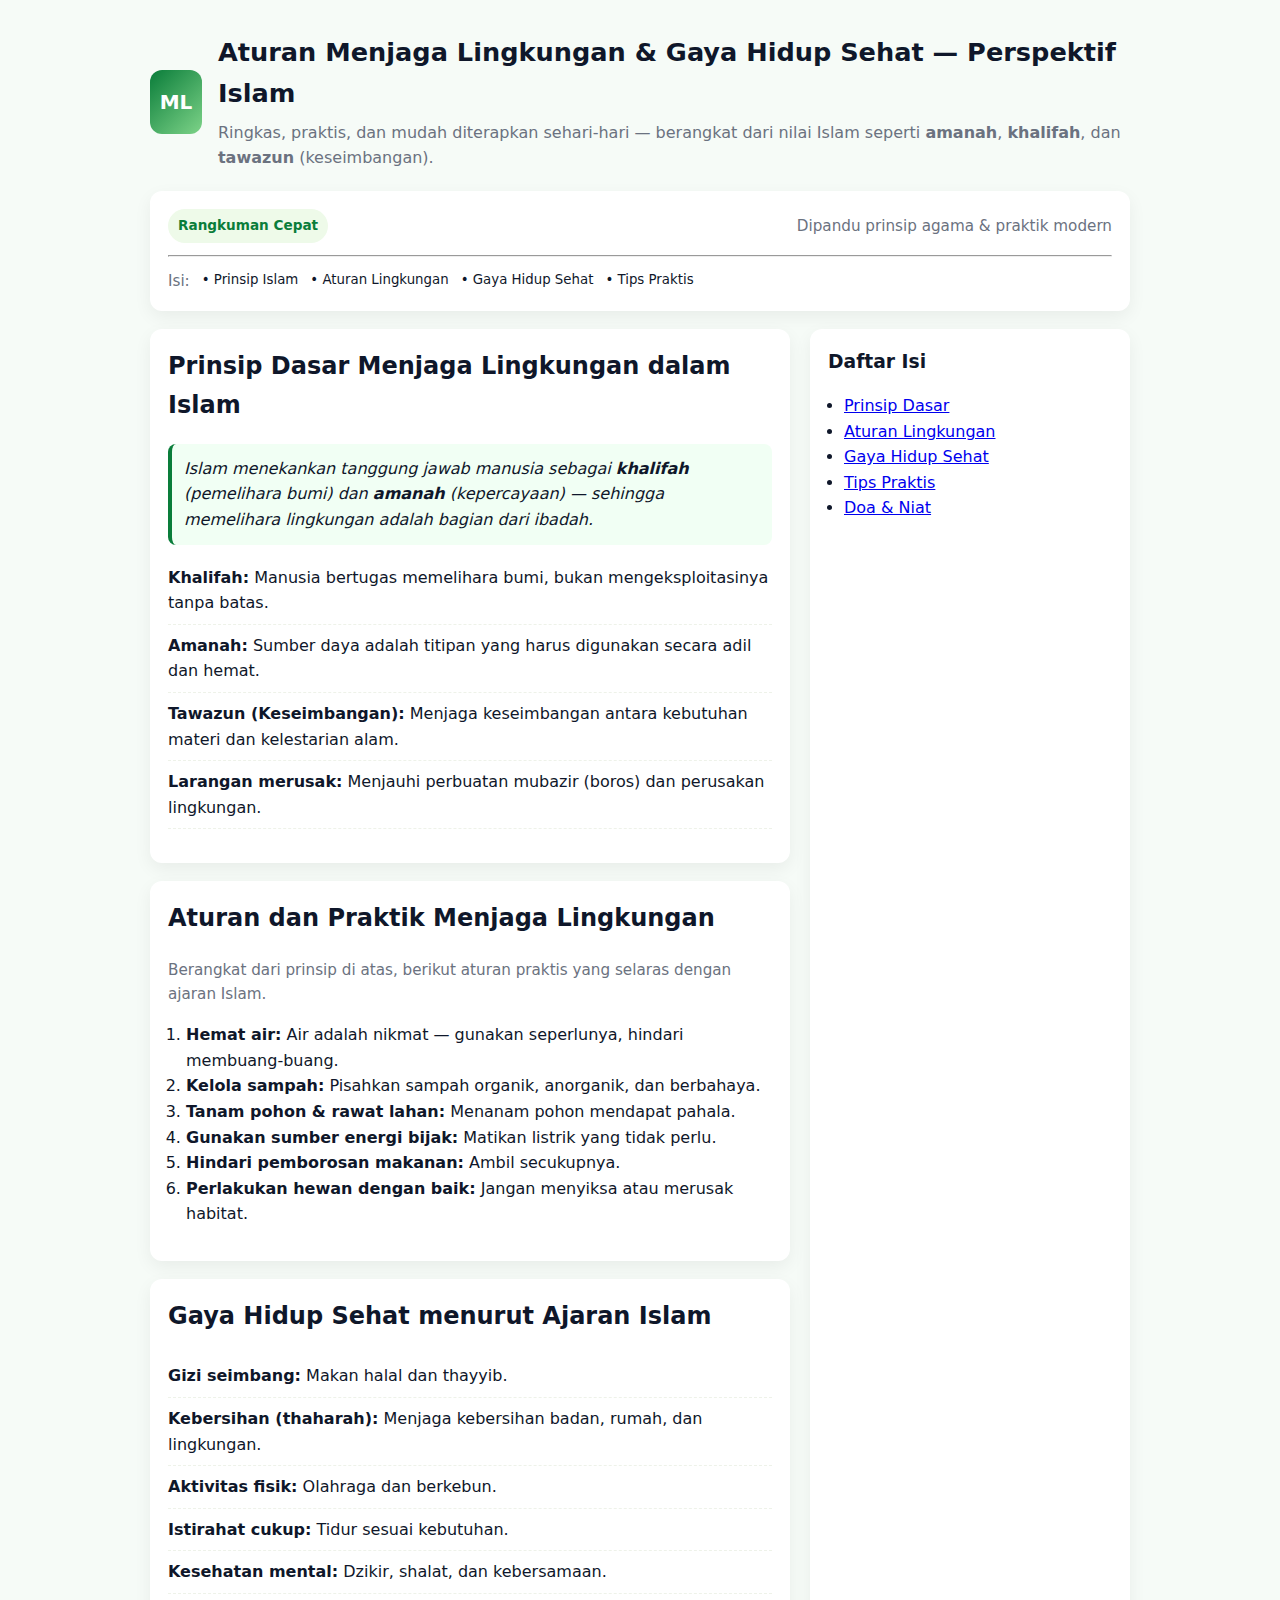
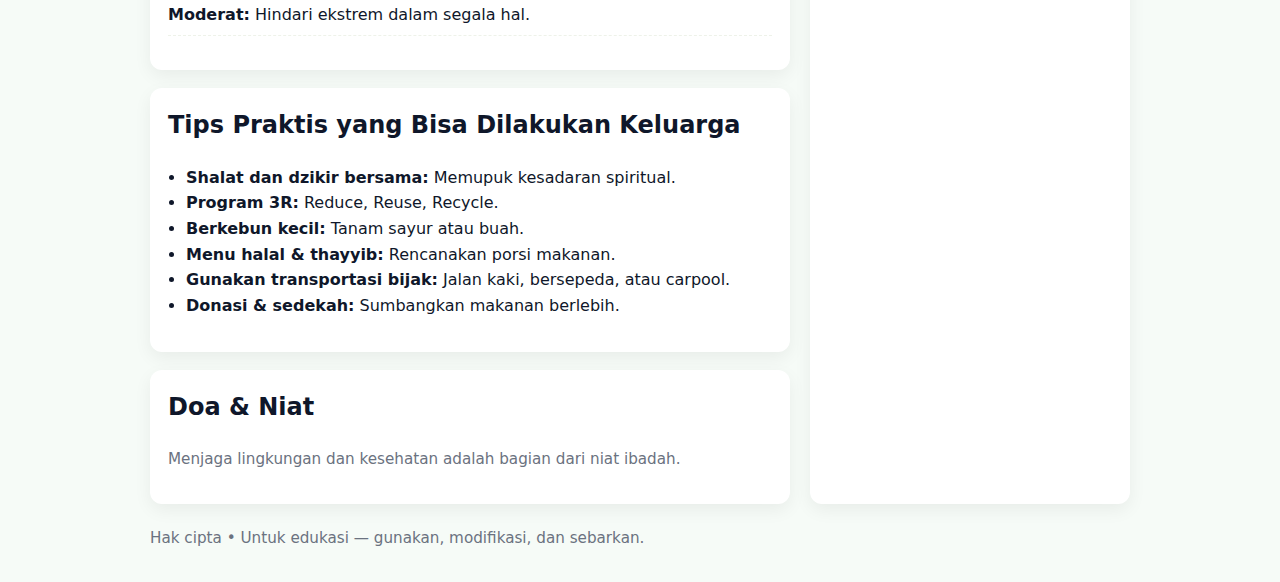
<file: Index.html>
<!doctype html>
<html lang="id">
<head>
  <meta charset="utf-8">
  <meta name="viewport" content="width=device-width,initial-scale=1">
  <title>Menjaga Lingkungan & Gaya Hidup Sehat — Perspektif Islam</title>
  <link rel="stylesheet" href="style.css">
</head>
<body>
  <div class="wrap">
    <header>
      <div class="logo">ML</div>
      <div>
        <h1>Aturan Menjaga Lingkungan & Gaya Hidup Sehat — Perspektif Islam</h1>
        <p class="lead">Ringkas, praktis, dan mudah diterapkan sehari-hari — berangkat dari nilai Islam seperti <strong>amanah</strong>, <strong>khalifah</strong>, dan <strong>tawazun</strong> (keseimbangan).</p>
      </div>
    </header>

    <nav class="card">
      <div style="display:flex;justify-content:space-between;align-items:center">
        <div class="tag">Rangkuman Cepat</div>
        <div class="muted">Dipandu prinsip agama & praktik modern</div>
      </div>
      <hr style="margin:12px 0">
      <div style="display:flex;gap:12px;flex-wrap:wrap">
        <small class="muted">Isi:</small>
        <small>• Prinsip Islam</small>
        <small>• Aturan Lingkungan</small>
        <small>• Gaya Hidup Sehat</small>
        <small>• Tips Praktis</small>
      </div>
    </nav>

    <div class="grid">
      <main>
        <section class="card" id="prinsip">
          <h2>Prinsip Dasar Menjaga Lingkungan dalam Islam</h2>
          <div class="quote">
            Islam menekankan tanggung jawab manusia sebagai <strong>khalifah</strong> (pemelihara bumi) dan <strong>amanah</strong> (kepercayaan) — sehingga memelihara lingkungan adalah bagian dari ibadah.
          </div>
          <ul class="check" style="margin-top:12px">
            <li><strong>Khalifah:</strong> Manusia bertugas memelihara bumi, bukan mengeksploitasinya tanpa batas.</li>
            <li><strong>Amanah:</strong> Sumber daya adalah titipan yang harus digunakan secara adil dan hemat.</li>
            <li><strong>Tawazun (Keseimbangan):</strong> Menjaga keseimbangan antara kebutuhan materi dan kelestarian alam.</li>
            <li><strong>Larangan merusak:</strong> Menjauhi perbuatan mubazir (boros) dan perusakan lingkungan.</li>
          </ul>
        </section>

        <section class="card" id="aturan-lingkungan" style="margin-top:18px">
          <h2>Aturan dan Praktik Menjaga Lingkungan</h2>
          <p class="muted">Berangkat dari prinsip di atas, berikut aturan praktis yang selaras dengan ajaran Islam.</p>
          <ol style="padding-left:18px">
            <li><strong>Hemat air:</strong> Air adalah nikmat — gunakan seperlunya, hindari membuang-buang.</li>
            <li><strong>Kelola sampah:</strong> Pisahkan sampah organik, anorganik, dan berbahaya.</li>
            <li><strong>Tanam pohon & rawat lahan:</strong> Menanam pohon mendapat pahala.</li>
            <li><strong>Gunakan sumber energi bijak:</strong> Matikan listrik yang tidak perlu.</li>
            <li><strong>Hindari pemborosan makanan:</strong> Ambil secukupnya.</li>
            <li><strong>Perlakukan hewan dengan baik:</strong> Jangan menyiksa atau merusak habitat.</li>
          </ol>
        </section>

        <section class="card" id="gaya-hidup" style="margin-top:18px">
          <h2>Gaya Hidup Sehat menurut Ajaran Islam</h2>
          <ul class="check">
            <li><strong>Gizi seimbang:</strong> Makan halal dan thayyib.</li>
            <li><strong>Kebersihan (thaharah):</strong> Menjaga kebersihan badan, rumah, dan lingkungan.</li>
            <li><strong>Aktivitas fisik:</strong> Olahraga dan berkebun.</li>
            <li><strong>Istirahat cukup:</strong> Tidur sesuai kebutuhan.</li>
            <li><strong>Kesehatan mental:</strong> Dzikir, shalat, dan kebersamaan.</li>
            <li><strong>Moderat:</strong> Hindari ekstrem dalam segala hal.</li>
          </ul>
        </section>

        <section class="card" id="tips" style="margin-top:18px">
          <h2>Tips Praktis yang Bisa Dilakukan Keluarga</h2>
          <ul style="padding-left:18px">
            <li><strong>Shalat dan dzikir bersama:</strong> Memupuk kesadaran spiritual.</li>
            <li><strong>Program 3R:</strong> Reduce, Reuse, Recycle.</li>
            <li><strong>Berkebun kecil:</strong> Tanam sayur atau buah.</li>
            <li><strong>Menu halal & thayyib:</strong> Rencanakan porsi makanan.</li>
            <li><strong>Gunakan transportasi bijak:</strong> Jalan kaki, bersepeda, atau carpool.</li>
            <li><strong>Donasi & sedekah:</strong> Sumbangkan makanan berlebih.</li>
          </ul>
        </section>

        <section class="card" id="doa" style="margin-top:18px">
          <h2>Doa & Niat</h2>
          <p class="muted">Menjaga lingkungan dan kesehatan adalah bagian dari niat ibadah.</p>
        </section>
      </main>

      <aside class="toc card">
        <h3>Daftar Isi</h3>
        <ul>
          <li><a href="#prinsip">Prinsip Dasar</a></li>
          <li><a href="#aturan-lingkungan">Aturan Lingkungan</a></li>
          <li><a href="#gaya-hidup">Gaya Hidup Sehat</a></li>
          <li><a href="#tips">Tips Praktis</a></li>
          <li><a href="#doa">Doa & Niat</a></li>
        </ul>
      </aside>
    </div>

    <footer class="muted">Hak cipta • Untuk edukasi — gunakan, modifikasi, dan sebarkan.</footer>
  </div>  

  <script src="script.js"></script>
</body>
</html>
</file>
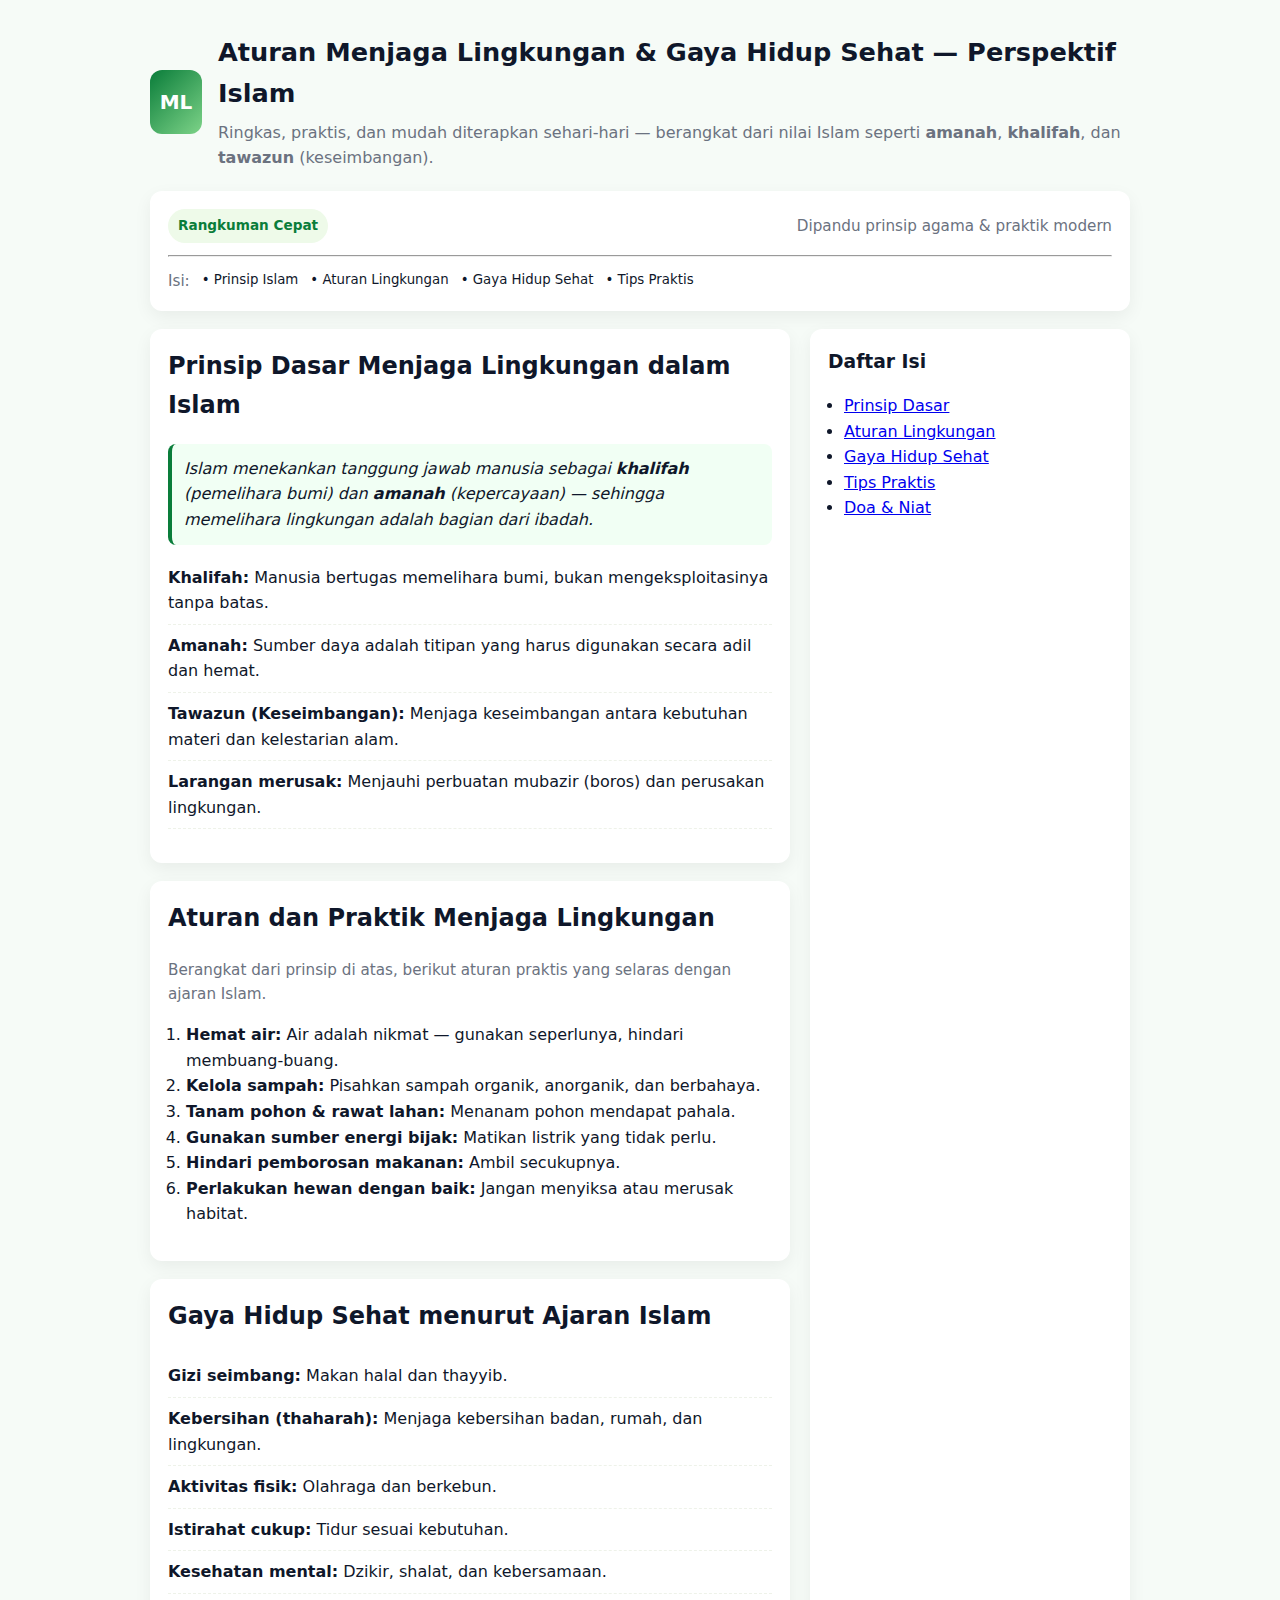
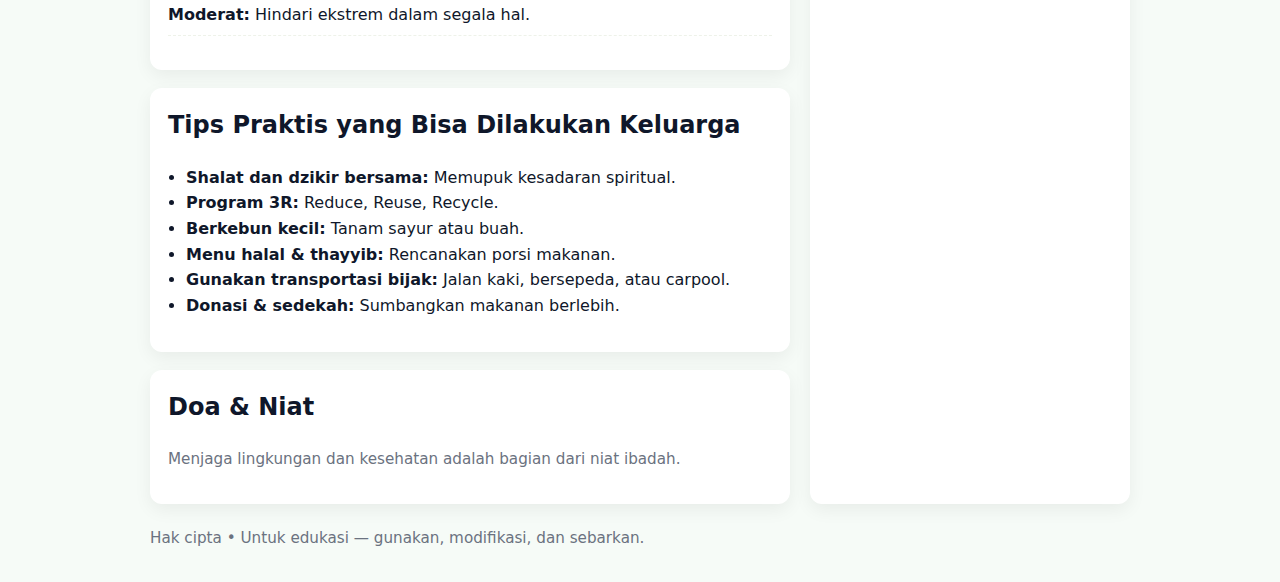
<file: untitled.html>
<!-- index.html --><!doctype html>

<html lang="id">
<head>
  <meta charset="utf-8">
  <meta name="viewport" content="width=device-width,initial-scale=1">
  <title>Menjaga Lingkungan & Gaya Hidup Sehat — Perspektif Islam</title>
  <link rel="stylesheet" href="style.css">
</head>
<body>
  <div class="wrap">
    <header>
      <div class="logo">ML</div>
      <div>
        <h1>Aturan Menjaga Lingkungan & Gaya Hidup Sehat — Perspektif Islam</h1>
        <p class="lead">Ringkas, praktis, dan mudah diterapkan sehari-hari — berangkat dari nilai Islam seperti <strong>amanah</strong>, <strong>khalifah</strong>, dan <strong>tawazun</strong> (keseimbangan).</p>
      </div>
    </header><nav class="card">
  <div style="display:flex;justify-content:space-between;align-items:center">
    <div class="tag">Rangkuman Cepat</div>
    <div class="muted">Dipandu prinsip agama & praktik modern</div>
  </div>
  <hr style="margin:12px 0">
  <div style="display:flex;gap:12px;flex-wrap:wrap">
    <small class="muted">Isi:</small>
    <small>• Prinsip Islam</small>
    <small>• Aturan Lingkungan</small>
    <small>• Gaya Hidup Sehat</small>
    <small>• Tips Praktis</small>
  </div>
</nav>

<div class="grid">
  <main>
    <section class="card" id="prinsip">
      <h2>Prinsip Dasar Menjaga Lingkungan dalam Islam</h2>
      <div class="quote">
        Islam menekankan tanggung jawab manusia sebagai <strong>khalifah</strong> (pemelihara bumi) dan <strong>amanah</strong> (kepercayaan) — sehingga memelihara lingkungan adalah bagian dari ibadah.
      </div>
      <ul class="check" style="margin-top:12px">
        <li><strong>Khalifah:</strong> Manusia bertugas memelihara bumi, bukan mengeksploitasinya tanpa batas.</li>
        <li><strong>Amanah:</strong> Sumber daya adalah titipan yang harus digunakan secara adil dan hemat.</li>
        <li><strong>Tawazun (Keseimbangan):</strong> Menjaga keseimbangan antara kebutuhan materi dan kelestarian alam.</li>
        <li><strong>Larangan merusak:</strong> Menjauhi perbuatan mubazir (boros) dan perusakan lingkungan.</li>
      </ul>
    </section>

    <section class="card" id="aturan-lingkungan" style="margin-top:18px">
      <h2>Aturan dan Praktik Menjaga Lingkungan</h2>
      <p class="muted">Berangkat dari prinsip di atas, berikut aturan praktis yang selaras dengan ajaran Islam.</p>
      <ol style="padding-left:18px">
        <li><strong>Hemat air:</strong> Air adalah nikmat — gunakan seperlunya, hindari membuang-buang.</li>
        <li><strong>Kelola sampah:</strong> Pisahkan sampah organik, anorganik, dan berbahaya.</li>
        <li><strong>Tanam pohon & rawat lahan:</strong> Menanam pohon mendapat pahala.</li>
        <li><strong>Gunakan sumber energi bijak:</strong> Matikan listrik yang tidak perlu.</li>
        <li><strong>Hindari pemborosan makanan:</strong> Ambil secukupnya.</li>
        <li><strong>Perlakukan hewan dengan baik:</strong> Jangan menyiksa atau merusak habitat.</li>
      </ol>
    </section>

    <section class="card" id="gaya-hidup" style="margin-top:18px">
      <h2>Gaya Hidup Sehat menurut Ajaran Islam</h2>
      <ul class="check">
        <li><strong>Gizi seimbang:</strong> Makan halal dan thayyib.</li>
        <li><strong>Kebersihan (thaharah):</strong> Menjaga kebersihan badan, rumah, dan lingkungan.</li>
        <li><strong>Aktivitas fisik:</strong> Olahraga dan berkebun.</li>
        <li><strong>Istirahat cukup:</strong> Tidur sesuai kebutuhan.</li>
        <li><strong>Kesehatan mental:</strong> Dzikir, shalat, dan kebersamaan.</li>
        <li><strong>Moderat:</strong> Hindari ekstrem dalam segala hal.</li>
      </ul>
    </section>

    <section class="card" id="tips" style="margin-top:18px">
      <h2>Tips Praktis yang Bisa Dilakukan Keluarga</h2>
      <ul style="padding-left:18px">
        <li><strong>Shalat dan dzikir bersama:</strong> Memupuk kesadaran spiritual.</li>
        <li><strong>Program 3R:</strong> Reduce, Reuse, Recycle.</li>
        <li><strong>Berkebun kecil:</strong> Tanam sayur atau buah.</li>
        <li><strong>Menu halal & thayyib:</strong> Rencanakan porsi makanan.</li>
        <li><strong>Gunakan transportasi bijak:</strong> Jalan kaki, bersepeda, atau carpool.</li>
        <li><strong>Donasi & sedekah:</strong> Sumbangkan makanan berlebih.</li>
      </ul>
    </section>

    <section class="card" id="doa" style="margin-top:18px">
      <h2>Doa & Niat</h2>
      <p class="muted">Menjaga lingkungan dan kesehatan adalah bagian dari niat ibadah.</p>
    </section>
  </main>

  <aside class="toc card">
    <h3>Daftar Isi</h3>
    <ul>
      <li><a href="#prinsip">Prinsip Dasar</a></li>
      <li><a href="#aturan-lingkungan">Aturan Lingkungan</a></li>
      <li><a href="#gaya-hidup">Gaya Hidup Sehat</a></li>
      <li><a href="#tips">Tips Praktis</a></li>
      <li><a href="#doa">Doa & Niat</a></li>
    </ul>
  </aside>
</div>

<footer class="muted">Hak cipta • Untuk edukasi — gunakan, modifikasi, dan sebarkan.</footer>

  </div>  <script src="script.js"></script></body>
</html>
</file>
<file: style.css>
:root {
  --bg: #f6fbf7;
  --card: #ffffff;
  --accent: #0a7d3a;
  --muted: #6b7280;
  --maxw: 980px;
}

* {
  box-sizing: border-box;
}

body {
  font-family: system-ui, -apple-system, Segoe UI, Roboto, 'Helvetica Neue', Arial;
  line-height: 1.6;
  color: #0f172a;
  background: var(--bg);
  padding: 24px;
}

.wrap {
  max-width: var(--maxw);
  margin: 0 auto;
}

header {
  display: flex;
  align-items: center;
  gap: 16px;
  margin-bottom: 20px;
}

.logo {
  width: 64px;
  height: 64px;
  border-radius: 12px;
  background: linear-gradient(135deg, var(--accent), #7dd388);
  display: flex;
  align-items: center;
  justify-content: center;
  color: white;
  font-weight: 700;
  font-size: 20px;
}

h1 {
  font-size: 1.6rem;
  margin: 0;
}

p.lead {
  margin: 6px 0 0;
  color: var(--muted);
}

nav {
  margin: 18px 0;
}

.grid {
  display: grid;
  grid-template-columns: 1fr 320px;
  gap: 20px;
}

@media (max-width: 900px) {
  .grid {
    grid-template-columns: 1fr;
  }
  .toc {
    order: -1;
  }
}

.card {
  background: var(--card);
  border-radius: 12px;
  padding: 18px;
  box-shadow: 0 6px 18px rgba(11, 16, 15, 0.06);
}

h2 {
  margin-top: 0;
}

ul.check {
  list-style: none;
  padding-left: 0;
}

ul.check li {
  padding: 8px 0;
  border-bottom: 1px dashed #eef2e9;
}

.muted {
  color: var(--muted);
  font-size: 0.95rem;
}

.toc h3 {
  margin: 0 0 10px;
}

.toc ul {
  padding-left: 16px;
}

footer {
  margin-top: 22px;
  font-size: 0.9rem;
  color: var(--muted);
}

.quote {
  background: #f1fff4;
  border-left: 4px solid var(--accent);
  padding: 12px;
  border-radius: 8px;
  font-style: italic;
}

.tag {
  display: inline-block;
  padding: 6px 10px;
  border-radius: 999px;
  background: #eefae9;
  color: var(--accent);
  font-weight: 600;
  font-size: 0.85rem;
}

.toc a.active {
  font-weight: bold;
  color: var(--accent);
}
</file>
